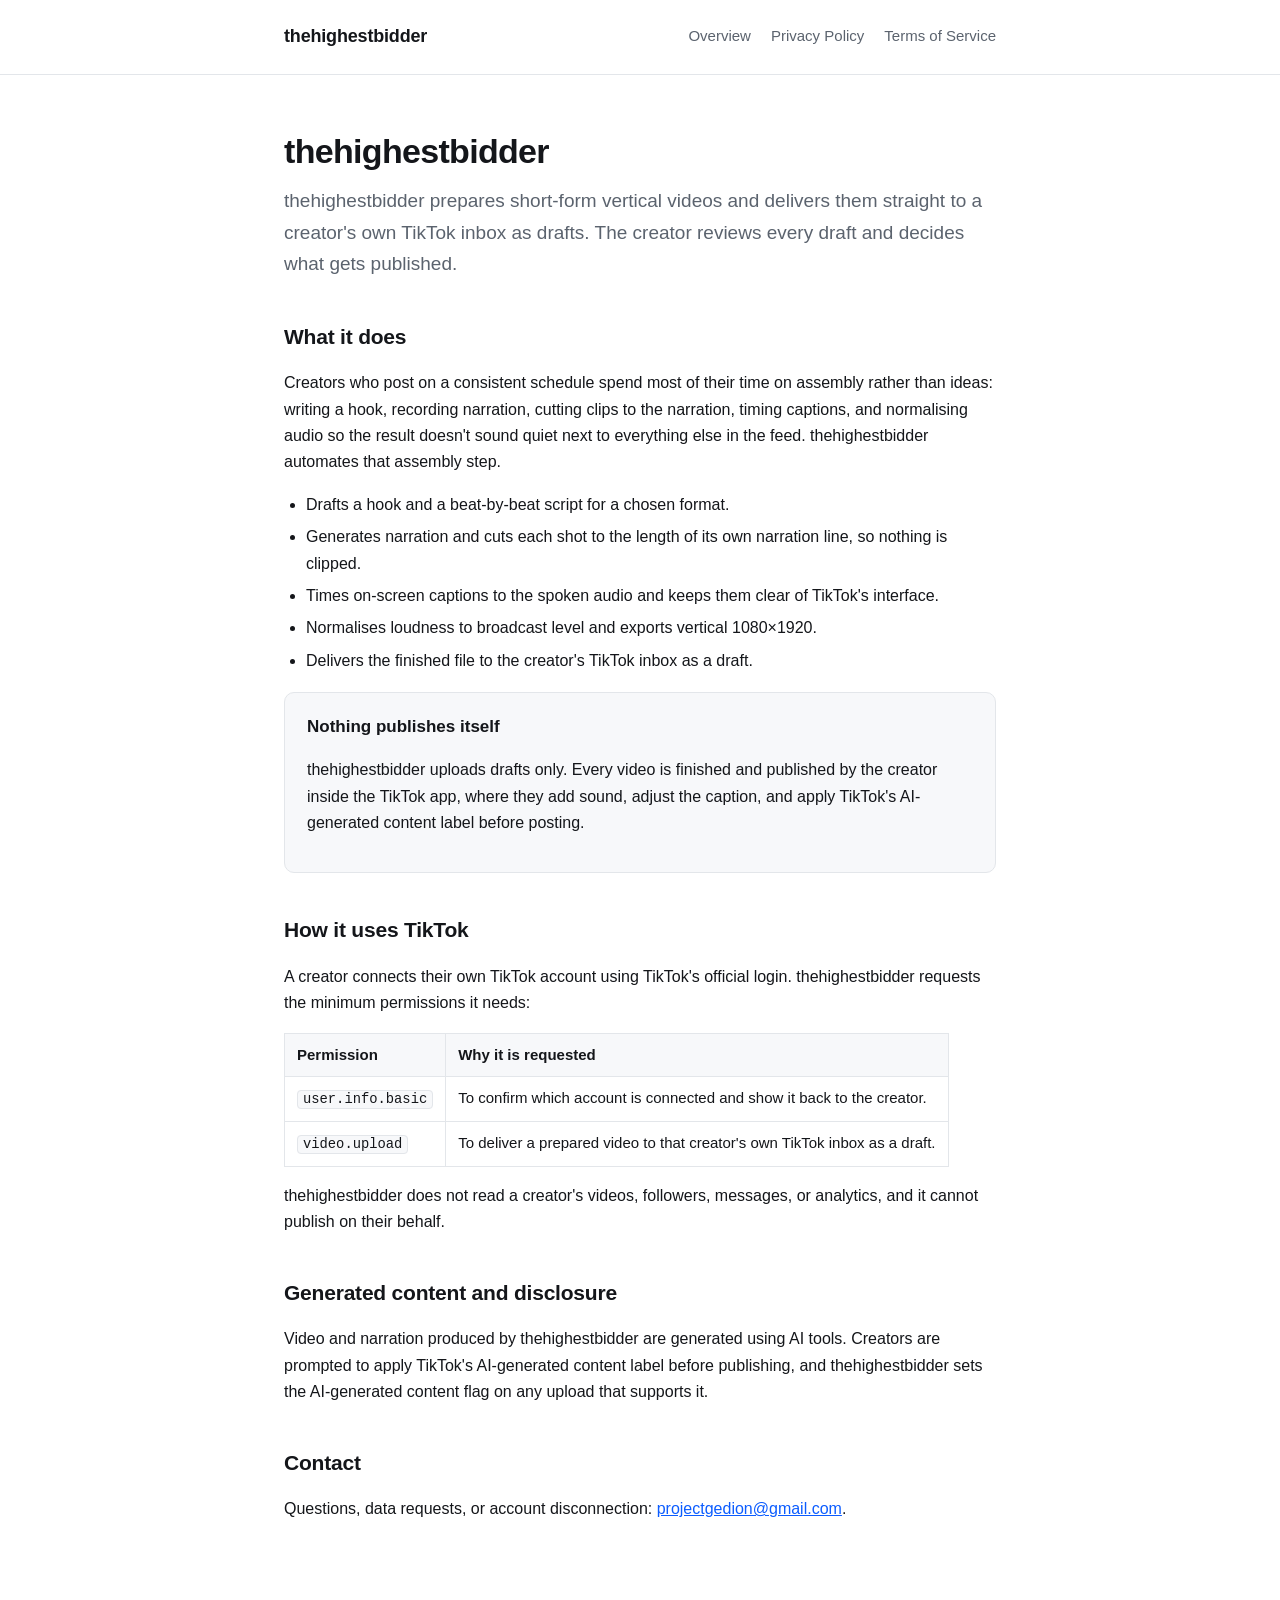
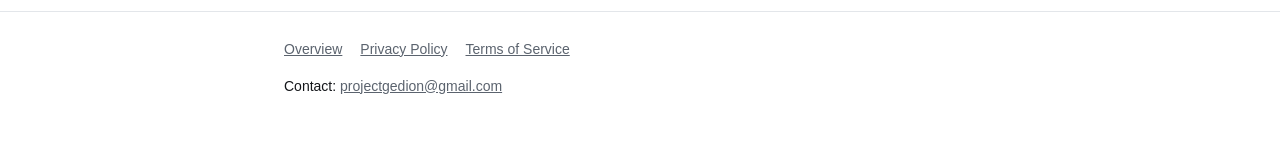
<file: index.html>
<!doctype html>
<html lang="en"><head>
<meta charset="utf-8"><meta name="viewport" content="width=device-width,initial-scale=1">
<title>thehighestbidder — scheduled video drafting for TikTok creators</title>
<meta name="description" content="thehighestbidder prepares short-form video drafts and delivers them to a creator's own TikTok inbox for review and publishing.">
<link rel="stylesheet" href="style.css">
</head><body>
<header><div class="wrap">
    <a class="brand" href="index.html">thehighestbidder</a>
    <nav>
      <a href="index.html">Overview</a>
      <a href="privacy.html">Privacy Policy</a>
      <a href="terms.html">Terms of Service</a>
    </nav>
  </div></header>
<main><div class="wrap">
  <h1>thehighestbidder</h1>
  <p class="lede">thehighestbidder prepares short-form vertical videos and delivers them straight to a creator's own TikTok inbox as drafts. The creator reviews every draft and decides what gets published.</p>

  <h2>What it does</h2>
  <p>Creators who post on a consistent schedule spend most of their time on assembly rather than ideas: writing a hook, recording narration, cutting clips to the narration, timing captions, and normalising audio so the result doesn't sound quiet next to everything else in the feed. thehighestbidder automates that assembly step.</p>
  <ul>
    <li>Drafts a hook and a beat-by-beat script for a chosen format.</li>
    <li>Generates narration and cuts each shot to the length of its own narration line, so nothing is clipped.</li>
    <li>Times on-screen captions to the spoken audio and keeps them clear of TikTok's interface.</li>
    <li>Normalises loudness to broadcast level and exports vertical 1080×1920.</li>
    <li>Delivers the finished file to the creator's TikTok inbox as a draft.</li>
  </ul>

  <div class="card">
    <h3>Nothing publishes itself</h3>
    <p>thehighestbidder uploads drafts only. Every video is finished and published by the creator inside the TikTok app, where they add sound, adjust the caption, and apply TikTok's AI-generated content label before posting.</p>
  </div>

  <h2>How it uses TikTok</h2>
  <p>A creator connects their own TikTok account using TikTok's official login. thehighestbidder requests the minimum permissions it needs:</p>
  <table>
    <tr><th>Permission</th><th>Why it is requested</th></tr>
    <tr><td><code>user.info.basic</code></td><td>To confirm which account is connected and show it back to the creator.</td></tr>
    <tr><td><code>video.upload</code></td><td>To deliver a prepared video to that creator's own TikTok inbox as a draft.</td></tr>
  </table>
  <p>thehighestbidder does not read a creator's videos, followers, messages, or analytics, and it cannot publish on their behalf.</p>

  <h2>Generated content and disclosure</h2>
  <p>Video and narration produced by thehighestbidder are generated using AI tools. Creators are prompted to apply TikTok's AI-generated content label before publishing, and thehighestbidder sets the AI-generated content flag on any upload that supports it.</p>

  <h2>Contact</h2>
  <p>Questions, data requests, or account disconnection: <a href="mailto:projectgedion@gmail.com">projectgedion@gmail.com</a>.</p>
</div></main>
<footer><div class="wrap">
    <a href="index.html">Overview</a><a href="privacy.html">Privacy Policy</a><a href="terms.html">Terms of Service</a>
    <p>Contact: <a href="mailto:projectgedion@gmail.com">projectgedion@gmail.com</a></p>
  </div></footer>
</body></html>
</file>
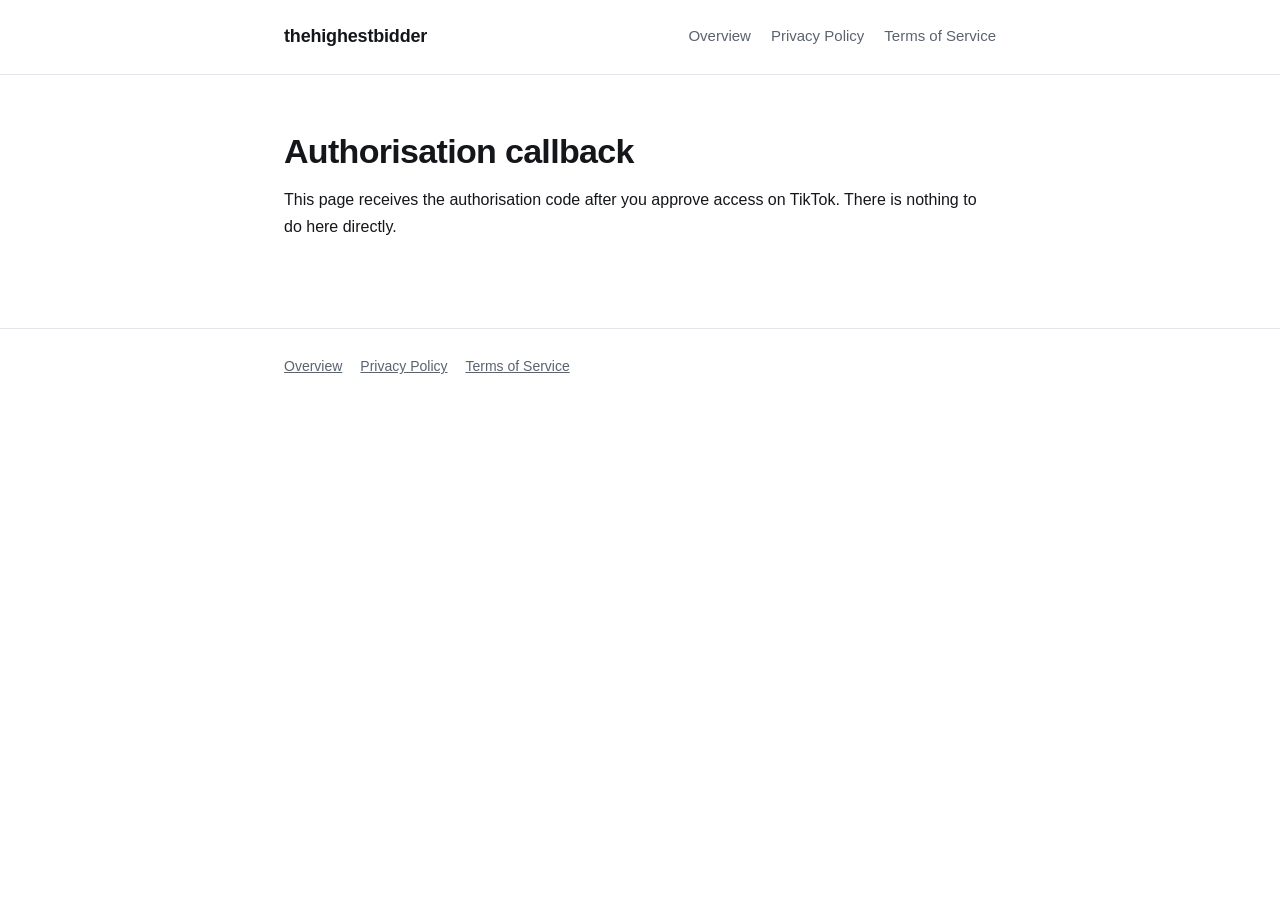
<file: callback.html>
<!doctype html>
<html lang="en"><head>
<meta charset="utf-8"><meta name="viewport" content="width=device-width,initial-scale=1">
<title>Authorisation callback — thehighestbidder</title>
<link rel="stylesheet" href="style.css">
</head><body>
<header><div class="wrap">
  <a class="brand" href="index.html">thehighestbidder</a>
  <nav>
    <a href="index.html">Overview</a>
    <a href="privacy.html">Privacy Policy</a>
    <a href="terms.html">Terms of Service</a>
  </nav>
</div></header>
<main><div class="wrap">
  <h1 id="title">Authorising…</h1>
  <div id="body"></div>
</div></main>
<footer><div class="wrap">
  <a href="index.html">Overview</a><a href="privacy.html">Privacy Policy</a><a href="terms.html">Terms of Service</a>
</div></footer>
<script>
(function () {
  var q = new URLSearchParams(window.location.search);
  var title = document.getElementById("title");
  var body = document.getElementById("body");

  function esc(s){ var d=document.createElement("div"); d.textContent=s; return d.innerHTML; }

  if (q.get("error")) {
    title.textContent = "Authorisation failed";
    body.innerHTML = '<div class="card"><p>TikTok returned:</p><p><code>'
      + esc(q.get("error")) + "</code></p><p>"
      + esc(q.get("error_description") || "") + "</p></div>";
    return;
  }

  if (!q.get("code")) {
    title.textContent = "Authorisation callback";
    body.innerHTML = '<p>This page receives the authorisation code after you approve '
      + 'access on TikTok. There is nothing to do here directly.</p>';
    return;
  }

  title.textContent = "Authorised";
  body.innerHTML =
    '<p>Copy the full URL below and paste it into the terminal where '
    + '<code>./run auth --paste</code> is waiting.</p>'
    + '<div class="card"><p style="word-break:break-all;margin:0" id="u">'
    + esc(window.location.href) + '</p></div>'
    + '<p><button id="c" style="font:inherit;padding:9px 16px;border-radius:8px;'
    + 'border:1px solid var(--line);background:var(--card);color:var(--fg);'
    + 'cursor:pointer">Copy URL</button> <span id="ok" style="color:var(--muted)"></span></p>'
    + '<p style="color:var(--muted);font-size:14px">This code is single-use and '
    + 'expires shortly. It is not sent anywhere by this page.</p>';

  document.getElementById("c").addEventListener("click", function () {
    navigator.clipboard.writeText(window.location.href).then(function () {
      document.getElementById("ok").textContent = "copied";
    }, function () {
      document.getElementById("ok").textContent = "copy failed — select the text above";
    });
  });
})();
</script>
</body></html>
</file>
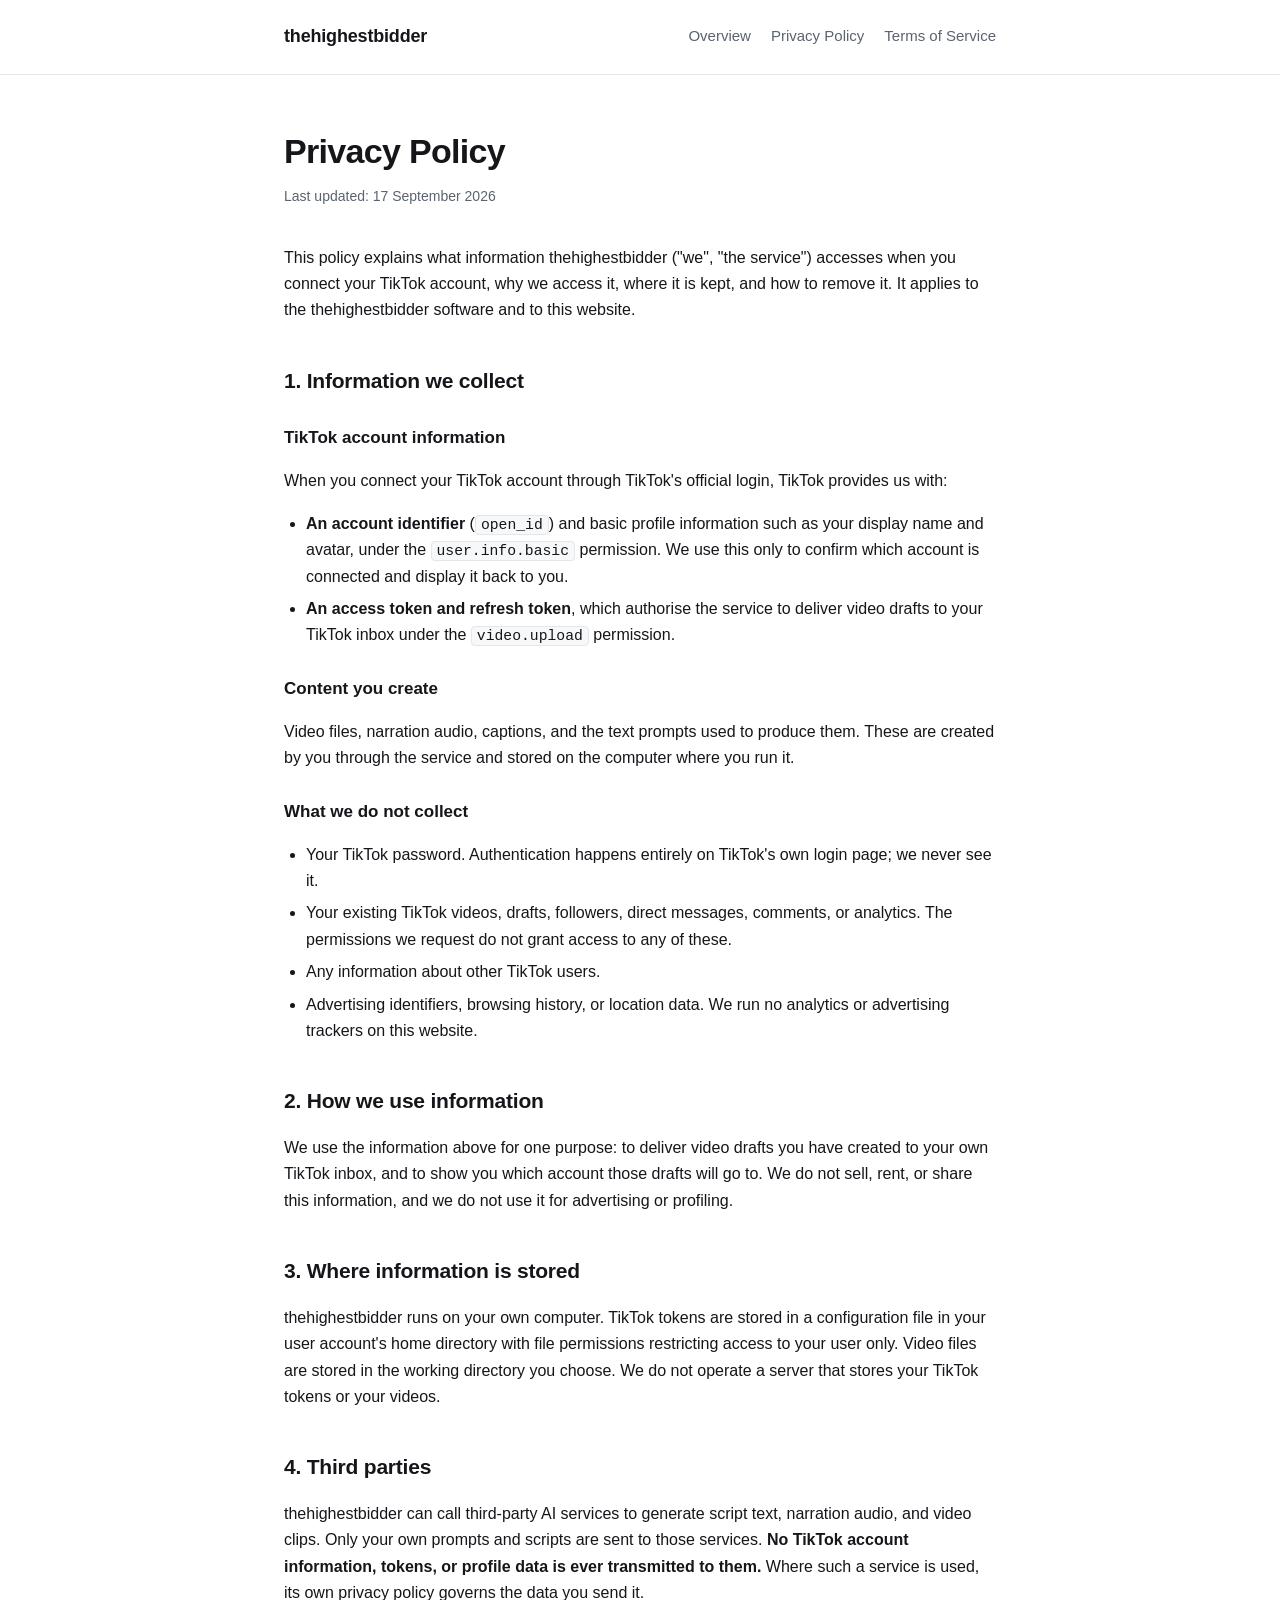
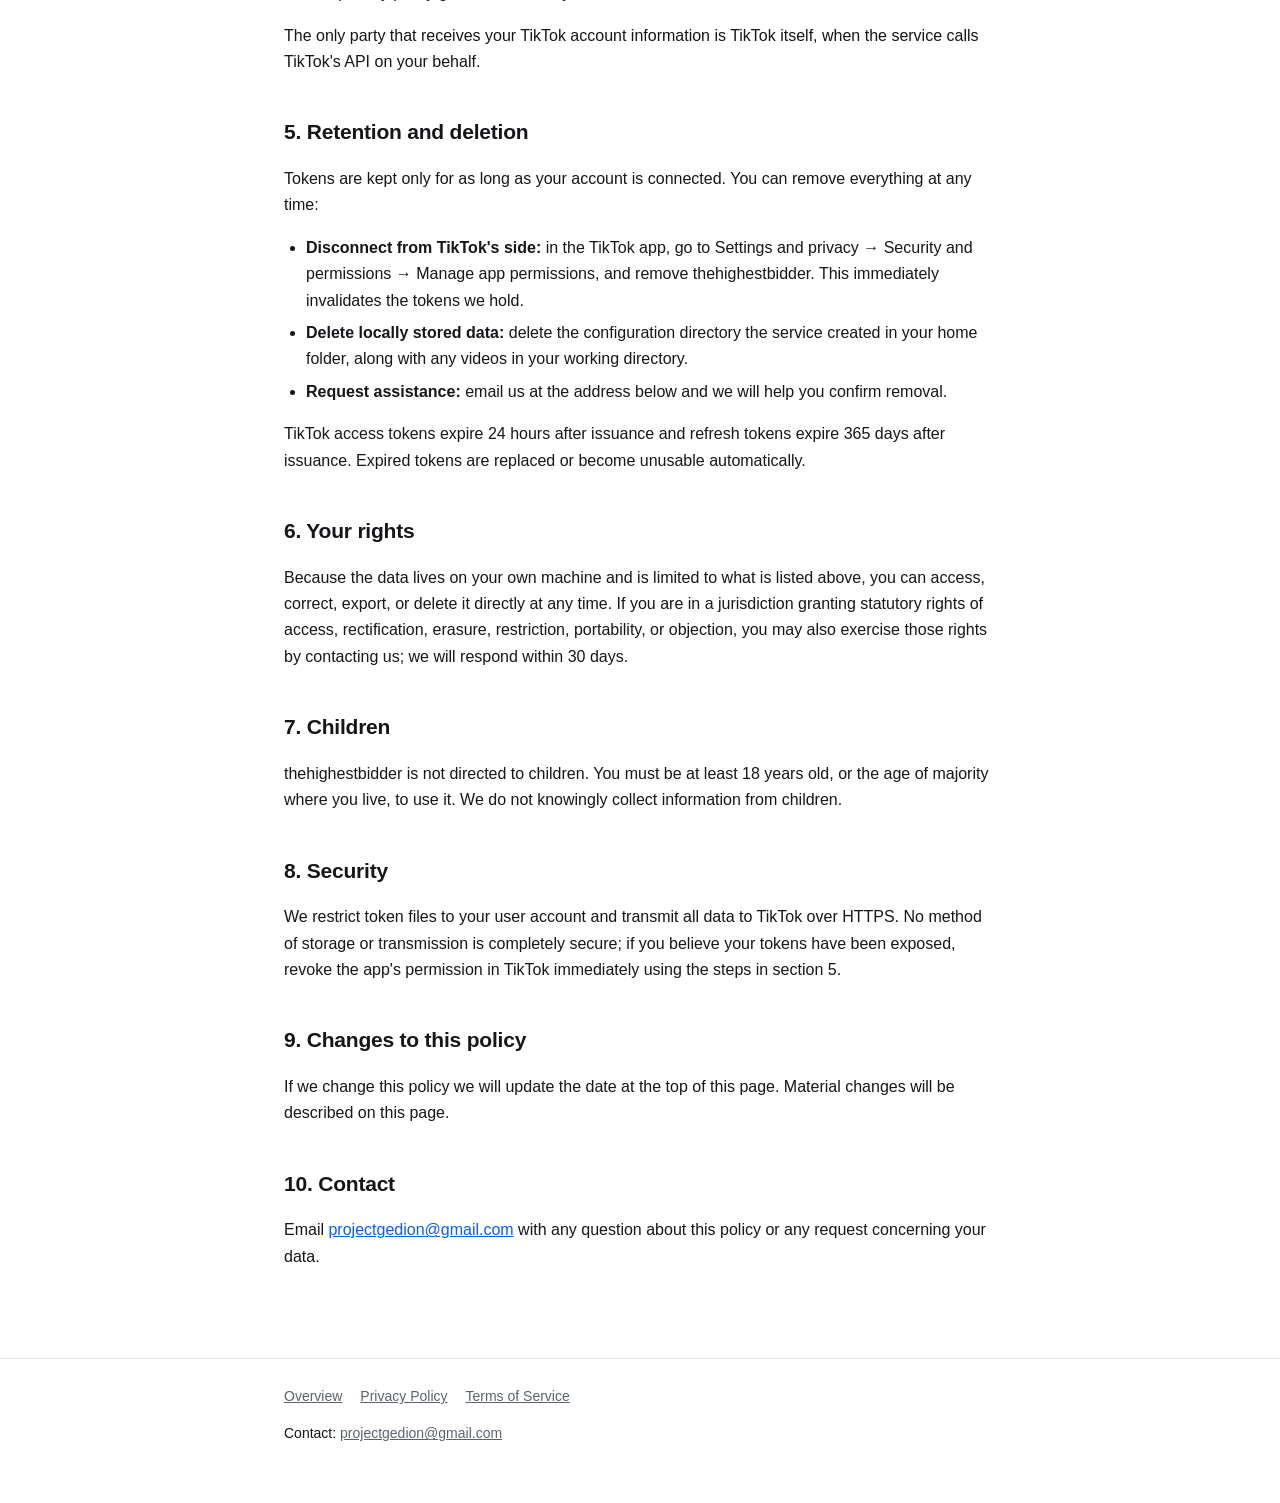
<file: privacy.html>
<!doctype html>
<html lang="en"><head>
<meta charset="utf-8"><meta name="viewport" content="width=device-width,initial-scale=1">
<title>Privacy Policy — thehighestbidder</title>
<meta name="description" content="What data thehighestbidder accesses from TikTok, why, where it is stored, and how to delete it.">
<link rel="stylesheet" href="style.css">
</head><body>
<header><div class="wrap">
    <a class="brand" href="index.html">thehighestbidder</a>
    <nav>
      <a href="index.html">Overview</a>
      <a href="privacy.html">Privacy Policy</a>
      <a href="terms.html">Terms of Service</a>
    </nav>
  </div></header>
<main><div class="wrap">
  <h1>Privacy Policy</h1>
  <p class="meta">Last updated: 17 September 2026</p>

  <p>This policy explains what information thehighestbidder ("we", "the service") accesses when you connect your TikTok account, why we access it, where it is kept, and how to remove it. It applies to the thehighestbidder software and to this website.</p>

  <h2>1. Information we collect</h2>

  <h3>TikTok account information</h3>
  <p>When you connect your TikTok account through TikTok's official login, TikTok provides us with:</p>
  <ul>
    <li><strong>An account identifier</strong> (<code>open_id</code>) and basic profile information such as your display name and avatar, under the <code>user.info.basic</code> permission. We use this only to confirm which account is connected and display it back to you.</li>
    <li><strong>An access token and refresh token</strong>, which authorise the service to deliver video drafts to your TikTok inbox under the <code>video.upload</code> permission.</li>
  </ul>

  <h3>Content you create</h3>
  <p>Video files, narration audio, captions, and the text prompts used to produce them. These are created by you through the service and stored on the computer where you run it.</p>

  <h3>What we do not collect</h3>
  <ul>
    <li>Your TikTok password. Authentication happens entirely on TikTok's own login page; we never see it.</li>
    <li>Your existing TikTok videos, drafts, followers, direct messages, comments, or analytics. The permissions we request do not grant access to any of these.</li>
    <li>Any information about other TikTok users.</li>
    <li>Advertising identifiers, browsing history, or location data. We run no analytics or advertising trackers on this website.</li>
  </ul>

  <h2>2. How we use information</h2>
  <p>We use the information above for one purpose: to deliver video drafts you have created to your own TikTok inbox, and to show you which account those drafts will go to. We do not sell, rent, or share this information, and we do not use it for advertising or profiling.</p>

  <h2>3. Where information is stored</h2>
  <p>thehighestbidder runs on your own computer. TikTok tokens are stored in a configuration file in your user account's home directory with file permissions restricting access to your user only. Video files are stored in the working directory you choose. We do not operate a server that stores your TikTok tokens or your videos.</p>

  <h2>4. Third parties</h2>
  <p>thehighestbidder can call third-party AI services to generate script text, narration audio, and video clips. Only your own prompts and scripts are sent to those services. <strong>No TikTok account information, tokens, or profile data is ever transmitted to them.</strong> Where such a service is used, its own privacy policy governs the data you send it.</p>
  <p>The only party that receives your TikTok account information is TikTok itself, when the service calls TikTok's API on your behalf.</p>

  <h2>5. Retention and deletion</h2>
  <p>Tokens are kept only for as long as your account is connected. You can remove everything at any time:</p>
  <ul>
    <li><strong>Disconnect from TikTok's side:</strong> in the TikTok app, go to Settings and privacy → Security and permissions → Manage app permissions, and remove thehighestbidder. This immediately invalidates the tokens we hold.</li>
    <li><strong>Delete locally stored data:</strong> delete the configuration directory the service created in your home folder, along with any videos in your working directory.</li>
    <li><strong>Request assistance:</strong> email us at the address below and we will help you confirm removal.</li>
  </ul>
  <p>TikTok access tokens expire 24 hours after issuance and refresh tokens expire 365 days after issuance. Expired tokens are replaced or become unusable automatically.</p>

  <h2>6. Your rights</h2>
  <p>Because the data lives on your own machine and is limited to what is listed above, you can access, correct, export, or delete it directly at any time. If you are in a jurisdiction granting statutory rights of access, rectification, erasure, restriction, portability, or objection, you may also exercise those rights by contacting us; we will respond within 30 days.</p>

  <h2>7. Children</h2>
  <p>thehighestbidder is not directed to children. You must be at least 18 years old, or the age of majority where you live, to use it. We do not knowingly collect information from children.</p>

  <h2>8. Security</h2>
  <p>We restrict token files to your user account and transmit all data to TikTok over HTTPS. No method of storage or transmission is completely secure; if you believe your tokens have been exposed, revoke the app's permission in TikTok immediately using the steps in section 5.</p>

  <h2>9. Changes to this policy</h2>
  <p>If we change this policy we will update the date at the top of this page. Material changes will be described on this page.</p>

  <h2>10. Contact</h2>
  <p>Email <a href="mailto:projectgedion@gmail.com">projectgedion@gmail.com</a> with any question about this policy or any request concerning your data.</p>
</div></main>
<footer><div class="wrap">
    <a href="index.html">Overview</a><a href="privacy.html">Privacy Policy</a><a href="terms.html">Terms of Service</a>
    <p>Contact: <a href="mailto:projectgedion@gmail.com">projectgedion@gmail.com</a></p>
  </div></footer>
</body></html>
</file>
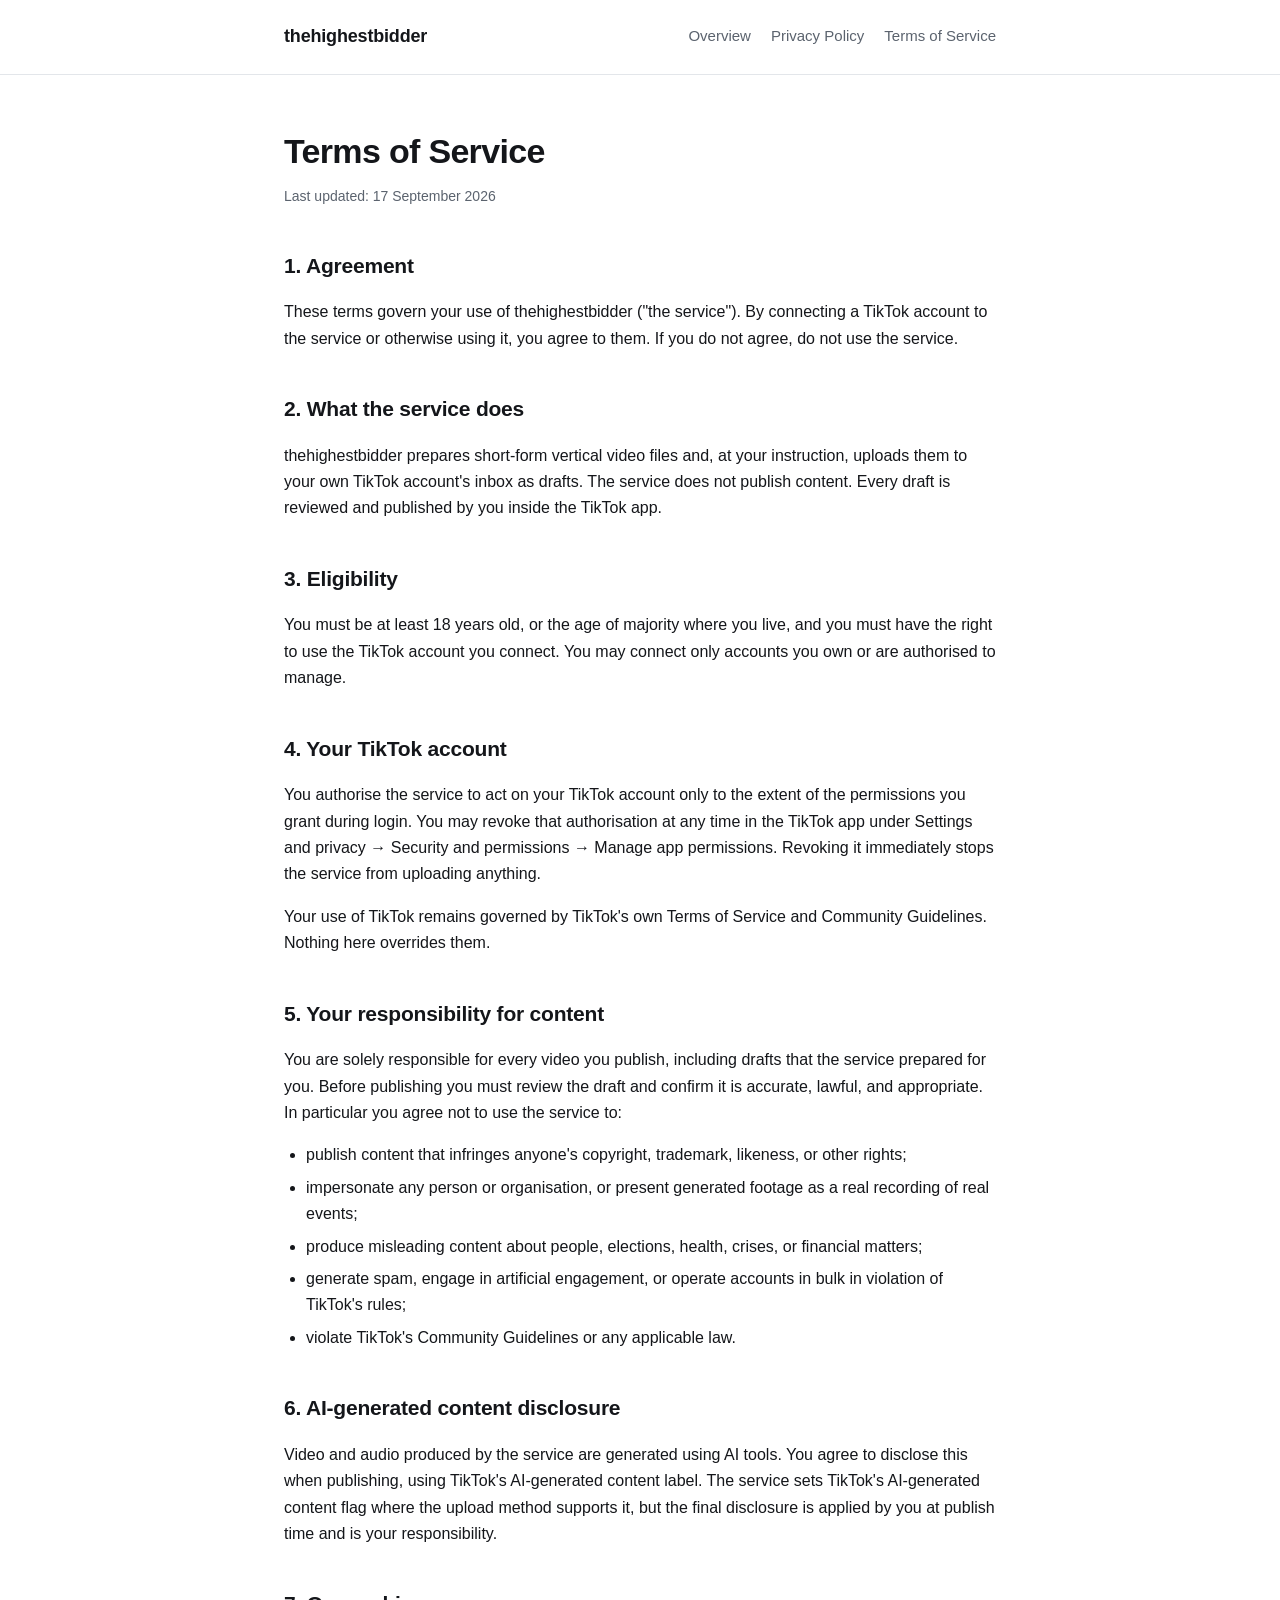
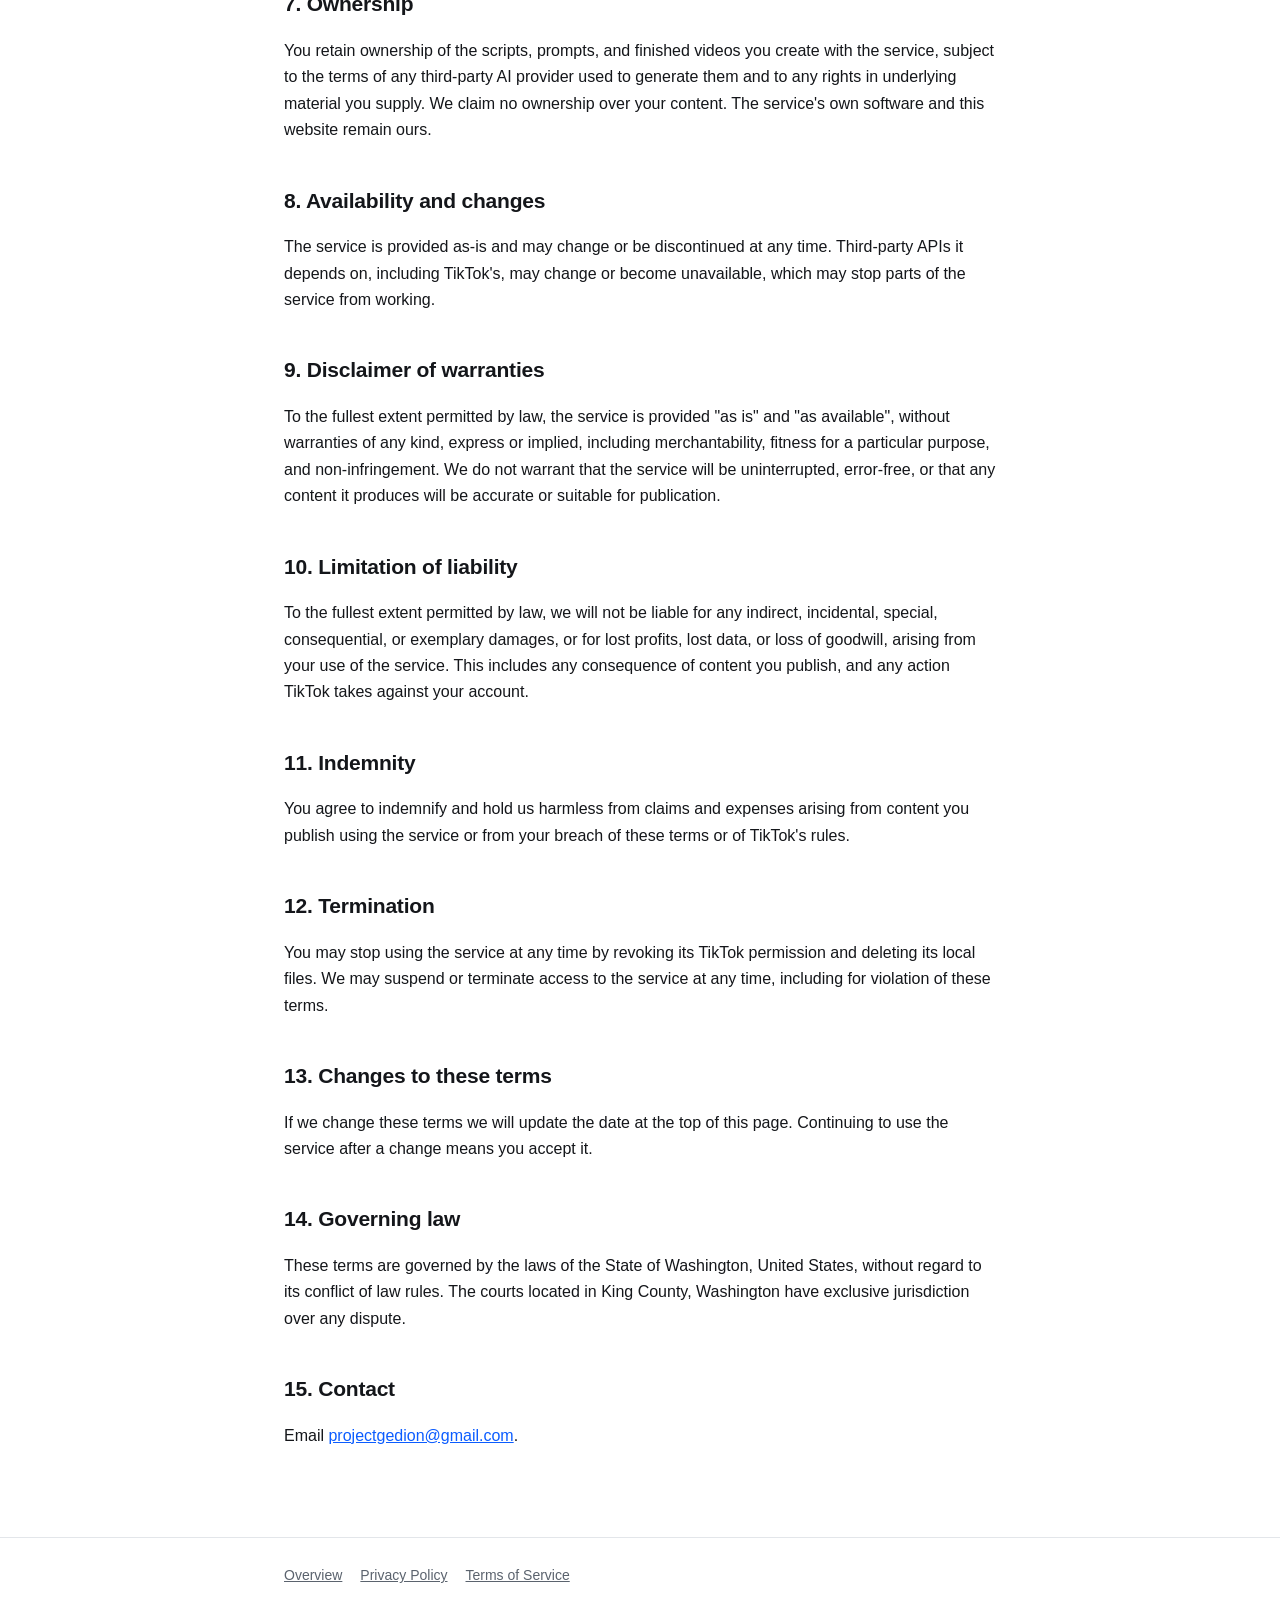
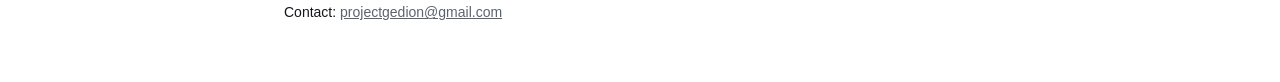
<file: terms.html>
<!doctype html>
<html lang="en"><head>
<meta charset="utf-8"><meta name="viewport" content="width=device-width,initial-scale=1">
<title>Terms of Service — thehighestbidder</title>
<meta name="description" content="The terms that govern use of thehighestbidder.">
<link rel="stylesheet" href="style.css">
</head><body>
<header><div class="wrap">
    <a class="brand" href="index.html">thehighestbidder</a>
    <nav>
      <a href="index.html">Overview</a>
      <a href="privacy.html">Privacy Policy</a>
      <a href="terms.html">Terms of Service</a>
    </nav>
  </div></header>
<main><div class="wrap">
  <h1>Terms of Service</h1>
  <p class="meta">Last updated: 17 September 2026</p>

  <h2>1. Agreement</h2>
  <p>These terms govern your use of thehighestbidder ("the service"). By connecting a TikTok account to the service or otherwise using it, you agree to them. If you do not agree, do not use the service.</p>

  <h2>2. What the service does</h2>
  <p>thehighestbidder prepares short-form vertical video files and, at your instruction, uploads them to your own TikTok account's inbox as drafts. The service does not publish content. Every draft is reviewed and published by you inside the TikTok app.</p>

  <h2>3. Eligibility</h2>
  <p>You must be at least 18 years old, or the age of majority where you live, and you must have the right to use the TikTok account you connect. You may connect only accounts you own or are authorised to manage.</p>

  <h2>4. Your TikTok account</h2>
  <p>You authorise the service to act on your TikTok account only to the extent of the permissions you grant during login. You may revoke that authorisation at any time in the TikTok app under Settings and privacy → Security and permissions → Manage app permissions. Revoking it immediately stops the service from uploading anything.</p>
  <p>Your use of TikTok remains governed by TikTok's own Terms of Service and Community Guidelines. Nothing here overrides them.</p>

  <h2>5. Your responsibility for content</h2>
  <p>You are solely responsible for every video you publish, including drafts that the service prepared for you. Before publishing you must review the draft and confirm it is accurate, lawful, and appropriate. In particular you agree not to use the service to:</p>
  <ul>
    <li>publish content that infringes anyone's copyright, trademark, likeness, or other rights;</li>
    <li>impersonate any person or organisation, or present generated footage as a real recording of real events;</li>
    <li>produce misleading content about people, elections, health, crises, or financial matters;</li>
    <li>generate spam, engage in artificial engagement, or operate accounts in bulk in violation of TikTok's rules;</li>
    <li>violate TikTok's Community Guidelines or any applicable law.</li>
  </ul>

  <h2>6. AI-generated content disclosure</h2>
  <p>Video and audio produced by the service are generated using AI tools. You agree to disclose this when publishing, using TikTok's AI-generated content label. The service sets TikTok's AI-generated content flag where the upload method supports it, but the final disclosure is applied by you at publish time and is your responsibility.</p>

  <h2>7. Ownership</h2>
  <p>You retain ownership of the scripts, prompts, and finished videos you create with the service, subject to the terms of any third-party AI provider used to generate them and to any rights in underlying material you supply. We claim no ownership over your content. The service's own software and this website remain ours.</p>

  <h2>8. Availability and changes</h2>
  <p>The service is provided as-is and may change or be discontinued at any time. Third-party APIs it depends on, including TikTok's, may change or become unavailable, which may stop parts of the service from working.</p>

  <h2>9. Disclaimer of warranties</h2>
  <p>To the fullest extent permitted by law, the service is provided "as is" and "as available", without warranties of any kind, express or implied, including merchantability, fitness for a particular purpose, and non-infringement. We do not warrant that the service will be uninterrupted, error-free, or that any content it produces will be accurate or suitable for publication.</p>

  <h2>10. Limitation of liability</h2>
  <p>To the fullest extent permitted by law, we will not be liable for any indirect, incidental, special, consequential, or exemplary damages, or for lost profits, lost data, or loss of goodwill, arising from your use of the service. This includes any consequence of content you publish, and any action TikTok takes against your account.</p>

  <h2>11. Indemnity</h2>
  <p>You agree to indemnify and hold us harmless from claims and expenses arising from content you publish using the service or from your breach of these terms or of TikTok's rules.</p>

  <h2>12. Termination</h2>
  <p>You may stop using the service at any time by revoking its TikTok permission and deleting its local files. We may suspend or terminate access to the service at any time, including for violation of these terms.</p>

  <h2>13. Changes to these terms</h2>
  <p>If we change these terms we will update the date at the top of this page. Continuing to use the service after a change means you accept it.</p>

  <h2>14. Governing law</h2>
  <p>These terms are governed by the laws of the State of Washington, United States, without regard to its conflict of law rules. The courts located in King County, Washington have exclusive jurisdiction over any dispute.</p>

  <h2>15. Contact</h2>
  <p>Email <a href="mailto:projectgedion@gmail.com">projectgedion@gmail.com</a>.</p>
</div></main>
<footer><div class="wrap">
    <a href="index.html">Overview</a><a href="privacy.html">Privacy Policy</a><a href="terms.html">Terms of Service</a>
    <p>Contact: <a href="mailto:projectgedion@gmail.com">projectgedion@gmail.com</a></p>
  </div></footer>
</body></html>
</file>
<file: style.css>
:root{
  --bg:#ffffff; --fg:#14161a; --muted:#5b636e; --line:#e3e6ea;
  --accent:#0b5cff; --card:#f7f8fa;
}
@media (prefers-color-scheme: dark){
  :root{ --bg:#0f1115; --fg:#e8eaed; --muted:#9aa3ae; --line:#252a31;
         --accent:#6f9bff; --card:#161a20; }
}
*{box-sizing:border-box}
body{
  margin:0; background:var(--bg); color:var(--fg);
  font:16px/1.65 -apple-system,BlinkMacSystemFont,"Segoe UI",Helvetica,Arial,sans-serif;
  -webkit-font-smoothing:antialiased;
}
.wrap{max-width:760px;margin:0 auto;padding:0 24px}
header{border-bottom:1px solid var(--line);padding:22px 0}
header .wrap{display:flex;flex-wrap:wrap;gap:16px;align-items:center;justify-content:space-between}
.brand{font-weight:700;font-size:18px;letter-spacing:-.01em;text-decoration:none;color:var(--fg)}
nav{display:flex;gap:20px;flex-wrap:wrap}
nav a{color:var(--muted);text-decoration:none;font-size:15px}
nav a:hover{color:var(--accent)}
main{padding:56px 0 72px}
h1{font-size:34px;line-height:1.2;letter-spacing:-.02em;margin:0 0 14px}
h2{font-size:21px;letter-spacing:-.01em;margin:40px 0 10px}
h3{font-size:17px;margin:26px 0 6px}
p,li{color:var(--fg)}
.lede{font-size:19px;color:var(--muted);margin:0 0 36px}
.meta{color:var(--muted);font-size:14px;margin:0 0 36px}
ul{padding-left:22px}
li{margin:6px 0}
a{color:var(--accent)}
.card{background:var(--card);border:1px solid var(--line);border-radius:10px;padding:20px 22px;margin:18px 0}
.card h3{margin-top:0}
table{border-collapse:collapse;width:100%;margin:16px 0;font-size:15px;display:block;overflow-x:auto}
th,td{border:1px solid var(--line);padding:9px 12px;text-align:left;vertical-align:top}
th{background:var(--card);font-weight:600}
footer{border-top:1px solid var(--line);padding:26px 0 44px;color:var(--muted);font-size:14px}
footer a{color:var(--muted);margin-right:18px}
code{background:var(--card);border:1px solid var(--line);border-radius:4px;padding:1px 5px;font-size:.92em}
</file>
